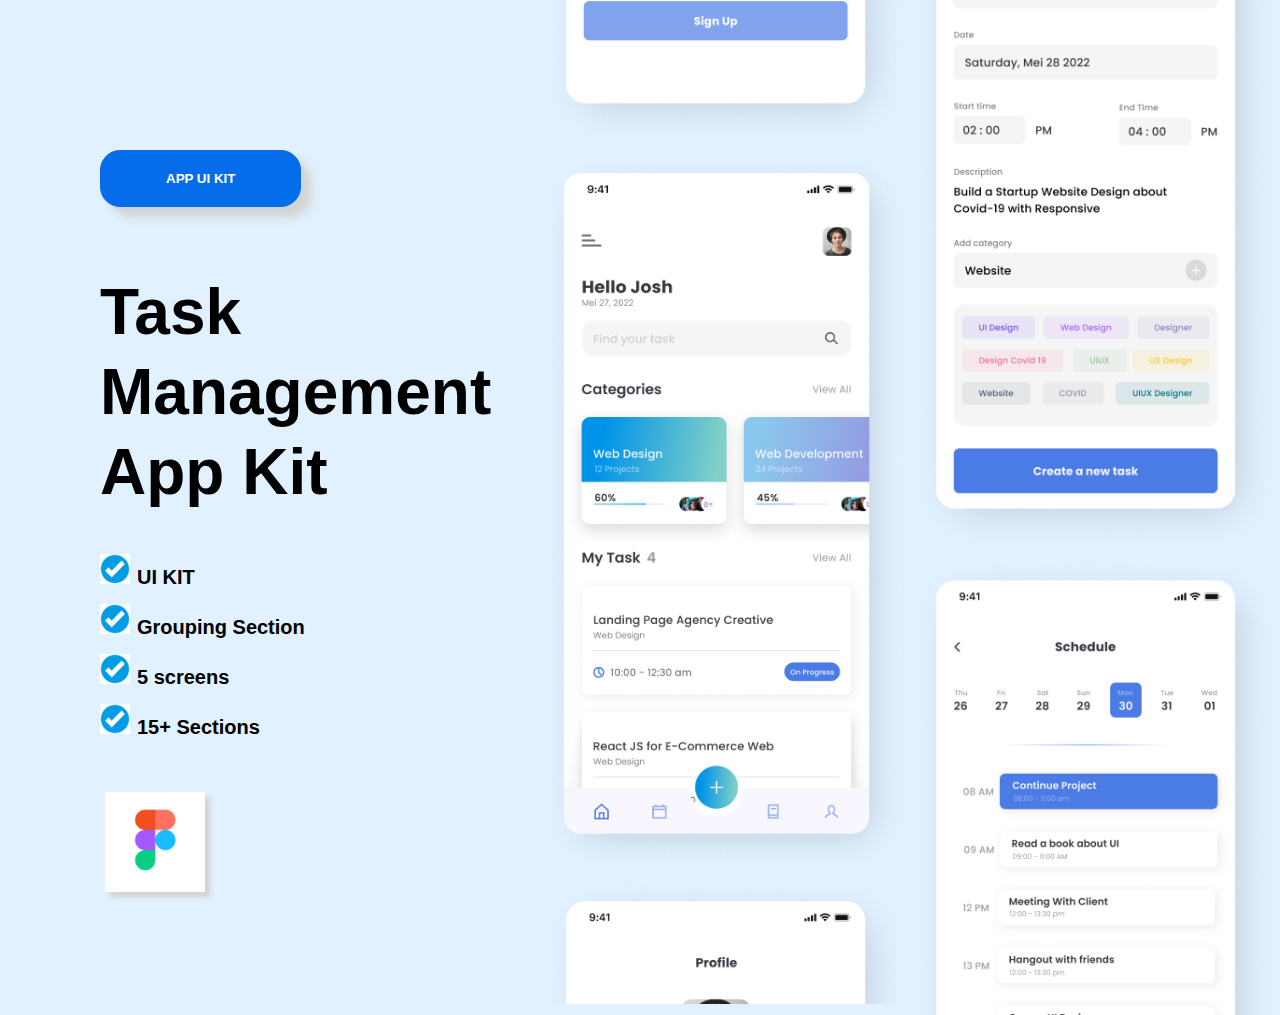
<file: index.html>
<!DOCTYPE html>
<html>
  <head>
    <link rel="stylesheet" href="css/reset.css" />
    <link rel="stylesheet" href="css/styles.css" />
  </head>
  <body>
    <main>
      <div class="left">
        <button class="top-btn">APP UI KIT</button>
        <div>
          <h1>Task<br />Management<br />App Kit</h1>
        </div>
        <div>
          <ul class="ul">
            <li>UI KIT</li>
            <li>Grouping Section</li>
            <li>5 screens</li>
            <li>15+ Sections</li>
          </ul>
        </div>
        <img class="img1" src="images/figma-logo.png" />
      </div>
      <div class="right">
        <div>
          <img src="images/login-screen.png" />
          <img src="images/home-screen.png" />
          <img src="images/account-feature.png" />
        </div>
        <div>
          <img src="images/add-task.png" />
          <img src="images/calendar-screen.png" />
        </div>
      </div>
    </main>
  </body>
</html>
</file>
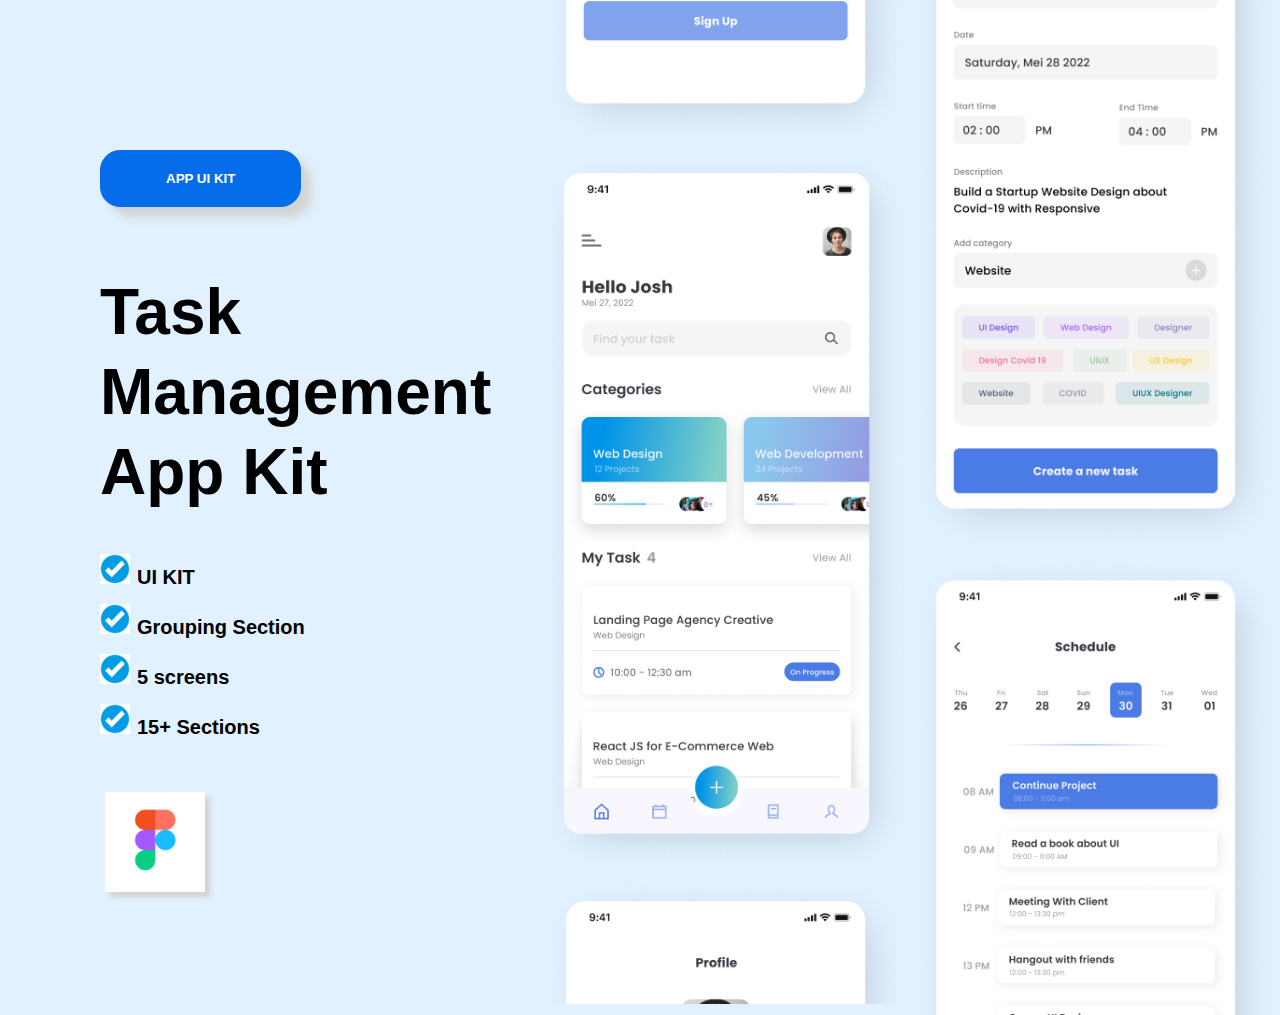
<file: Untitled-1.html>
<!DOCTYPE html>
<html>
  <head>
    <link rel="stylesheet" href="reset.css" />
    <link rel="stylesheet" href="project1.css" />
  </head>
  <body>
    <main>
      <div class="left">
        <button class="top-btn">APP UI KIT</button>
        <div>
          <h1>Task<br />Management<br />App Kit</h1>
        </div>
        <div>
          <ul class="ul">
            <li>UI KIT</li>
            <li>Grouping Section</li>
            <li>5 screens</li>
            <li>15+ Sections</li>
          </ul>
        </div>
        <img class="img1" src="figma.png" />
      </div>
      <div class="right">
        <div>
          <img src="Login screen.png" />
          <img src="Home-Screen.png" />
          <img src="Account Feature.png" />
        </div>
        <div>
          <img src="add task.png" />
          <img src="Calender Screen.png" />
        </div>
      </div>
    </main>
  </body>
</html>
</file>
<file: css/styles.css>
body {
  background: #e1f1ff;
  width: 100%;
  height: 100%;
}

main {
  display: flex;
  justify-content: left;
  max-width: 1440px;
  width: 100%;
  height: 100vh;
  font-family: "Segoe UI", Tahoma, Geneva, Verdana, sans-serif;
  margin: 0 auto;
}

.top-btn {
  display: block;
  border: 1px solid #056dea;
  border-radius: 20px;
  padding-top: 20px;
  padding-bottom: 20px;
  padding-left: 65px;
  padding-right: 65px;
  background: #056dea;
  color: white;
  font-weight: bold;
  margin-top: 150px;
  margin-bottom: 65px;
  box-shadow: 10px 10px 10px lightgray;
}

h1 {
  font-size: 4rem;
  line-height: 5rem;
  font-weight: bold;
  margin-bottom: 40px;
}

.ul {
  font-family: "Segoe UI", Tahoma, Geneva, Verdana, sans-serif;
  font-weight: bold;
  line-height: 50px;
  font-size: 20px;
  list-style-image: url(../images/bluecheck.png);
  list-style-position: inside;
}

.img1 {
  display: block;
  margin-left: 5px;
  margin-top: 40px;
  width: 100px;
  box-shadow: 5px 5px 5px lightgray;
}

.left {
  padding-left: 100px;
  width: 40%;
}

.right {
  width: 60%;
  display: flex;
}

.right > div {
  display: flex;
  flex-direction: column;
  width: 370px;
}
</file>
<file: project1.css>
body{
  background:#E1F1FF;
  width: 100%;
  height:100%;

}
main{
  display: flex;
  justify-content:left;
  max-width: 1440px;
  width: 100%;
  height: 100vh;
  font-family: 'Segoe UI', Tahoma, Geneva, Verdana, sans-serif;
  margin: 0 auto;
}
.top-btn{
  display: block;
  border:1px solid #056DEA;
  border-radius: 20px;
  padding-top: 20px;
  padding-bottom: 20px;
  padding-left: 65px;
  padding-right: 65px;
  background: #056DEA;
  color: white;
  font-weight: bold;
  margin-top: 150px;
  margin-bottom: 65px;
  box-shadow: 10px 10px 10px lightgray;
}
h1{
  font-size: 4rem;
  line-height: 5rem;
  font-weight: bold;
  margin-bottom: 40px;
}
.ul{
  font-family:'Segoe UI', Tahoma, Geneva, Verdana, sans-serif ;
  font-weight: bold;
  line-height: 50px;
  font-size: 20px;
  list-style-image: url(bluecheck.png);
  list-style-position: inside;
  
}
.img1{
  display: block;
  margin-left: 5px;
  margin-top: 40px;
  width: 100px;
  box-shadow: 5px 5px 5px lightgray;
}
.left{
  padding-left: 100px;
  width: 40%;
}
.right{
width: 60%;
display: flex;
}
.right >div{
  display: flex;
  flex-direction: column;
  width: 370px;
}
</file>
